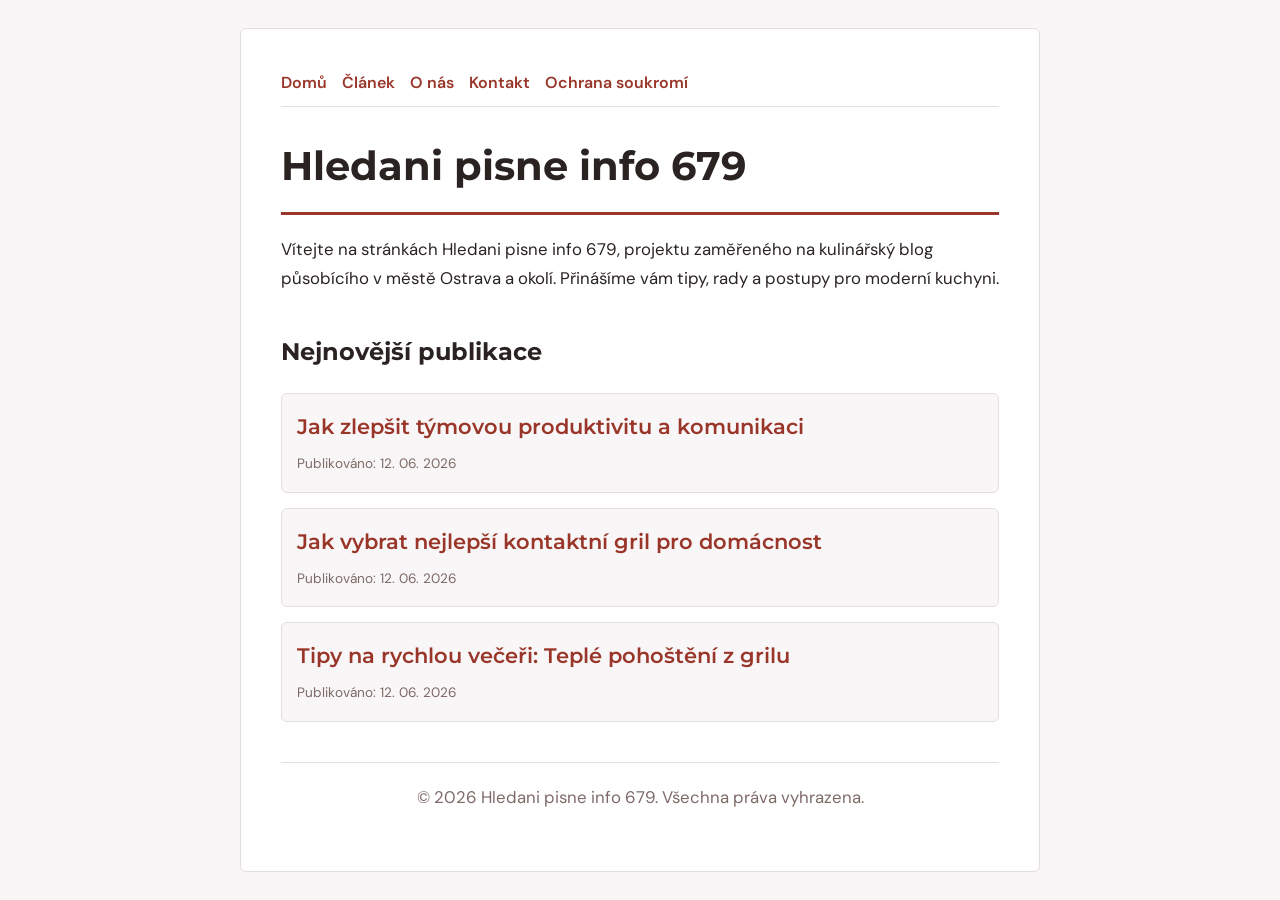
<file: index.html>
<!DOCTYPE html>
<html lang="cs">
<head>
    <meta charset="UTF-8">
    <meta name="viewport" content="width=device-width, initial-scale=1.0">
    <title>Hledani pisne info 679 | Kulinářský blog - Ostrava</title>
    <meta name="description" content="Vítejte na stránkách Hledani pisne info 679, projektu zaměřeného na kulinářský blog působícího v městě Ostrava a okolí. Přinášíme vám tipy, rady a postupy pro moderní kuchyni.">
    <meta name="geo.region" content="CZ" />
    <meta name="geo.placename" content="Ostrava" />
    <meta name="geo.position" content="49.8209;18.2625" />
    <meta name="ICBM" content="49.8209, 18.2625" />
    <link rel="stylesheet" href="style.css">
    <script type="application/ld+json">
{
  "@context": "https://schema.org",
  "@type": "LocalBusiness",
  "name": "Hledani pisne info 679",
  "url": "https://hledani-pisne-info-679.github.io",
  "telephone": "+420 596 555 789",
  "address": {
    "@type": "PostalAddress",
    "addressLocality": "Ostrava",
    "addressRegion": "Moravskoslezský",
    "postalCode": "702 00",
    "addressCountry": "CZ"
  },
  "geo": {
    "@type": "GeoCoordinates",
    "latitude": 49.8209,
    "longitude": 18.2625
  }
}
</script>
</head>
<body>
    
        <div class="container" style="max-width: 800px;">
            <nav style="display: flex; gap: 15px; margin-bottom: 25px; border-bottom: 1px solid var(--border-color); padding-bottom: 10px; overflow-x: auto; flex-wrap: wrap;">
            <a href="index.html">Domů</a>
            <a href="jak-zlepsit-tymovou-produktivitu-a-komunikaci.html">Článek</a>
            <a href="about.html">O nás</a>
            <a href="contact.html">Kontakt</a>
            <a href="privacy.html">Ochrana soukromí</a>
        </nav>
            <h1>Hledani pisne info 679</h1>
            <p>Vítejte na stránkách Hledani pisne info 679, projektu zaměřeného na kulinářský blog působícího v městě Ostrava a okolí. Přinášíme vám tipy, rady a postupy pro moderní kuchyni.</p>
            <h2 style="margin-top: 40px;">Nejnovější publikace</h2>
            <ul style="list-style-type: none; padding-left: 0;">
                <li style="background: var(--bg-color); padding: 15px; border-radius: var(--border-radius); border: 1px solid var(--border-color); margin-bottom: 15px;">
                <h3 style="margin-bottom: 5px; font-size: 1.3rem;"><a href="jak-zlepsit-tymovou-produktivitu-a-komunikaci.html">Jak zlepšit týmovou produktivitu a komunikaci</a></h3>
                <span style="font-size:0.85rem; color: var(--muted-text)">Publikováno: 12. 06. 2026</span>
            </li>
<li style="background: var(--bg-color); padding: 15px; border-radius: var(--border-radius); border: 1px solid var(--border-color); margin-bottom: 15px;">
                <h3 style="margin-bottom: 5px; font-size: 1.3rem;"><a href="jak-vybrat-nejlepsi-kontaktni-gril-pro-domacnost.html">Jak vybrat nejlepší kontaktní gril pro domácnost</a></h3>
                <span style="font-size:0.85rem; color: var(--muted-text)">Publikováno: 12. 06. 2026</span>
            </li>
<li style="background: var(--bg-color); padding: 15px; border-radius: var(--border-radius); border: 1px solid var(--border-color); margin-bottom: 15px;">
                <h3 style="margin-bottom: 5px; font-size: 1.3rem;"><a href="tipy-na-rychlou-veceri-teple-pohosteni-z-grilu.html">Tipy na rychlou večeři: Teplé pohoštění z grilu</a></h3>
                <span style="font-size:0.85rem; color: var(--muted-text)">Publikováno: 12. 06. 2026</span>
            </li>

            </ul>
            <footer>
                <p>&copy; 2026 Hledani pisne info 679. Všechna práva vyhrazena.</p>
            </footer>
        </div>
        
</body>
</html>
</file>
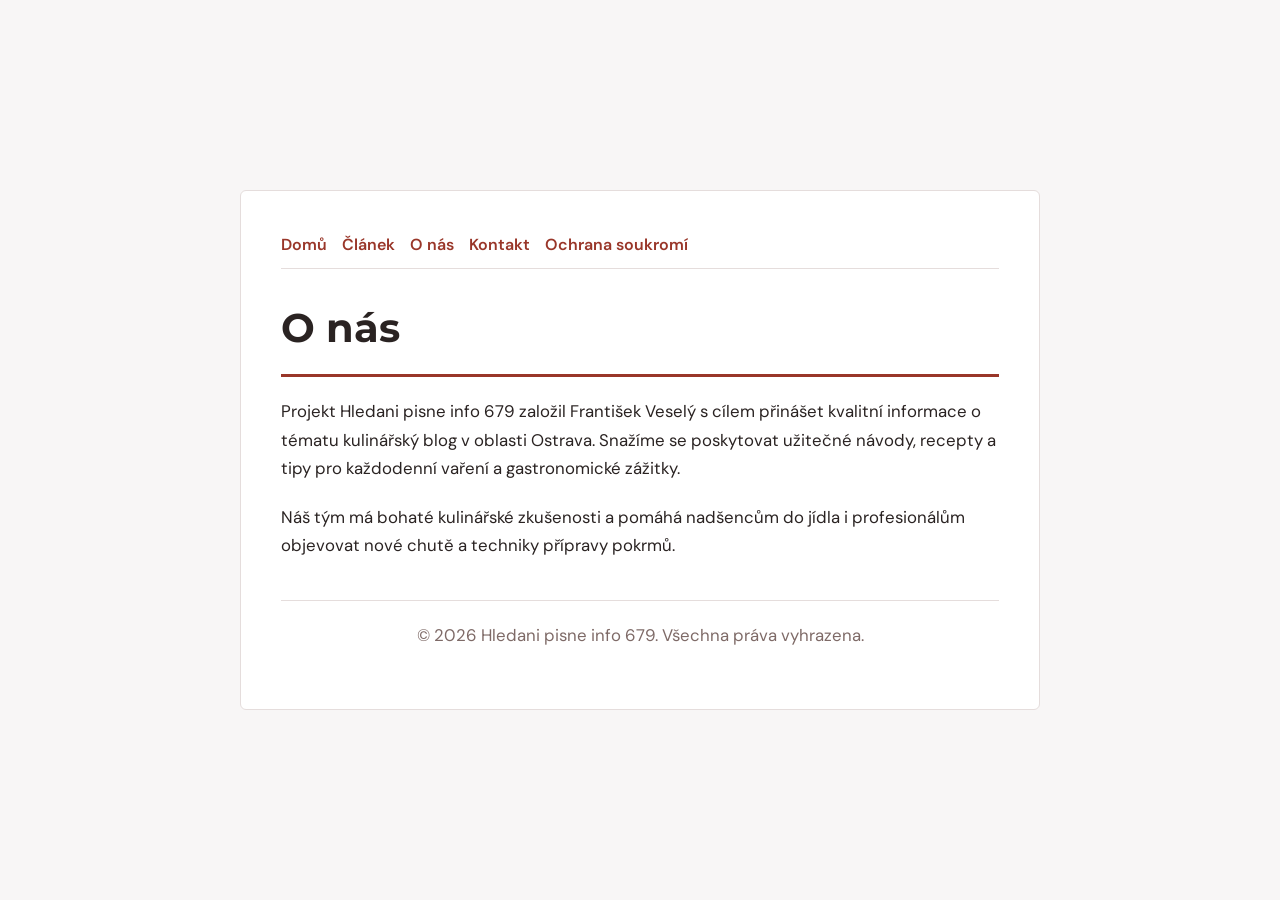
<file: about.html>
<!DOCTYPE html>
<html lang="cs">
<head>
    <meta charset="UTF-8">
    <meta name="viewport" content="width=device-width, initial-scale=1.0">
    <title>O nás | Hledani pisne info 679</title>
    <meta name="description" content="Projekt Hledani pisne info 679 založil František Veselý s cílem přinášet kvalitní informace o tématu kulinářský blog v oblasti Ostrava. Snažíme se poskytovat užitečné návody, recepty a tipy pro každodenní vaření a gastronomické zážitky.">
    <meta name="geo.region" content="CZ" />
    <meta name="geo.placename" content="Ostrava" />
    <meta name="geo.position" content="49.8209;18.2625" />
    <meta name="ICBM" content="49.8209, 18.2625" />
    <link rel="stylesheet" href="style.css">
</head>
<body>
    
        <div class="container" style="max-width: 800px;">
            <nav style="display: flex; gap: 15px; margin-bottom: 25px; border-bottom: 1px solid var(--border-color); padding-bottom: 10px; overflow-x: auto; flex-wrap: wrap;">
            <a href="index.html">Domů</a>
            <a href="jak-zlepsit-tymovou-produktivitu-a-komunikaci.html">Článek</a>
            <a href="about.html">O nás</a>
            <a href="contact.html">Kontakt</a>
            <a href="privacy.html">Ochrana soukromí</a>
        </nav>
            <h1>O nás</h1>
            <p>Projekt Hledani pisne info 679 založil František Veselý s cílem přinášet kvalitní informace o tématu kulinářský blog v oblasti Ostrava. Snažíme se poskytovat užitečné návody, recepty a tipy pro každodenní vaření a gastronomické zážitky.</p>
            <p>Náš tým má bohaté kulinářské zkušenosti a pomáhá nadšencům do jídla i profesionálům objevovat nové chutě a techniky přípravy pokrmů.</p>
            <footer>
                <p>&copy; 2026 Hledani pisne info 679. Všechna práva vyhrazena.</p>
            </footer>
        </div>
        
</body>
</html>
</file>
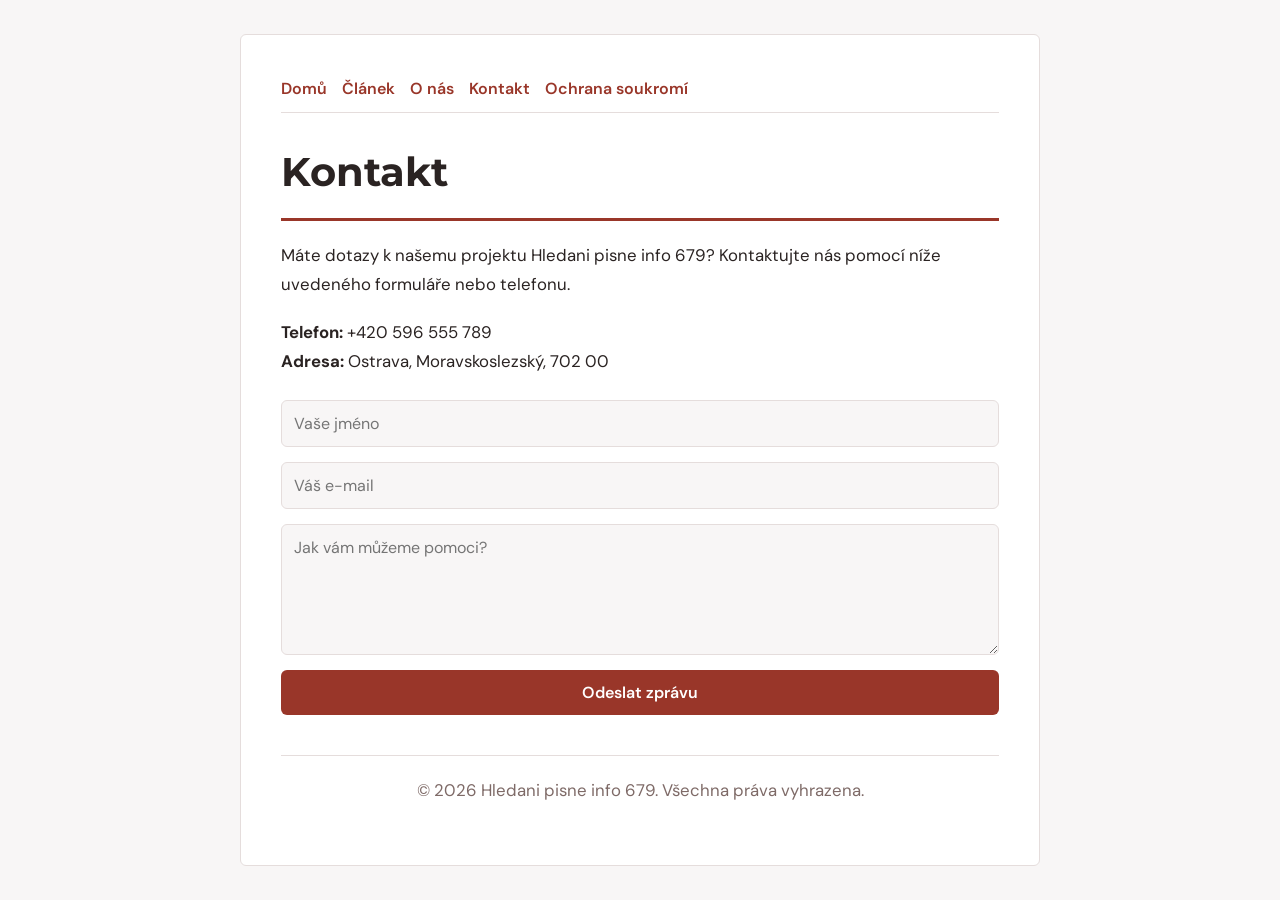
<file: contact.html>
<!DOCTYPE html>
<html lang="cs">
<head>
    <meta charset="UTF-8">
    <meta name="viewport" content="width=device-width, initial-scale=1.0">
    <title>Kontakt | Hledani pisne info 679</title>
    <meta name="description" content="Máte dotazy k našemu projektu Hledani pisne info 679? Kontaktujte nás pomocí níže uvedeného formuláře nebo telefonu.">
    <meta name="geo.region" content="CZ" />
    <meta name="geo.placename" content="Ostrava" />
    <meta name="geo.position" content="49.8209;18.2625" />
    <meta name="ICBM" content="49.8209, 18.2625" />
    <link rel="stylesheet" href="style.css">
</head>
<body>
    
        <div class="container" style="max-width: 800px;">
            <nav style="display: flex; gap: 15px; margin-bottom: 25px; border-bottom: 1px solid var(--border-color); padding-bottom: 10px; overflow-x: auto; flex-wrap: wrap;">
            <a href="index.html">Domů</a>
            <a href="jak-zlepsit-tymovou-produktivitu-a-komunikaci.html">Článek</a>
            <a href="about.html">O nás</a>
            <a href="contact.html">Kontakt</a>
            <a href="privacy.html">Ochrana soukromí</a>
        </nav>
            <h1>Kontakt</h1>
            <p>Máte dotazy k našemu projektu Hledani pisne info 679? Kontaktujte nás pomocí níže uvedeného formuláře nebo telefonu.</p>
            <p><strong>Telefon:</strong> +420 596 555 789<br><strong>Adresa:</strong> Ostrava, Moravskoslezský, 702 00</p>
            <form action="https://formspree.io/f/placeholder" method="POST">
                <input type="text" name="name" placeholder="Vaše jméno" required>
                <input type="email" name="email" placeholder="Váš e-mail" required>
                <textarea name="message" placeholder="Jak vám můžeme pomoci?" rows="5" required></textarea>
                <button type="submit">Odeslat zprávu</button>
            </form>
            <footer>
                <p>&copy; 2026 Hledani pisne info 679. Všechna práva vyhrazena.</p>
            </footer>
        </div>
        
</body>
</html>
</file>
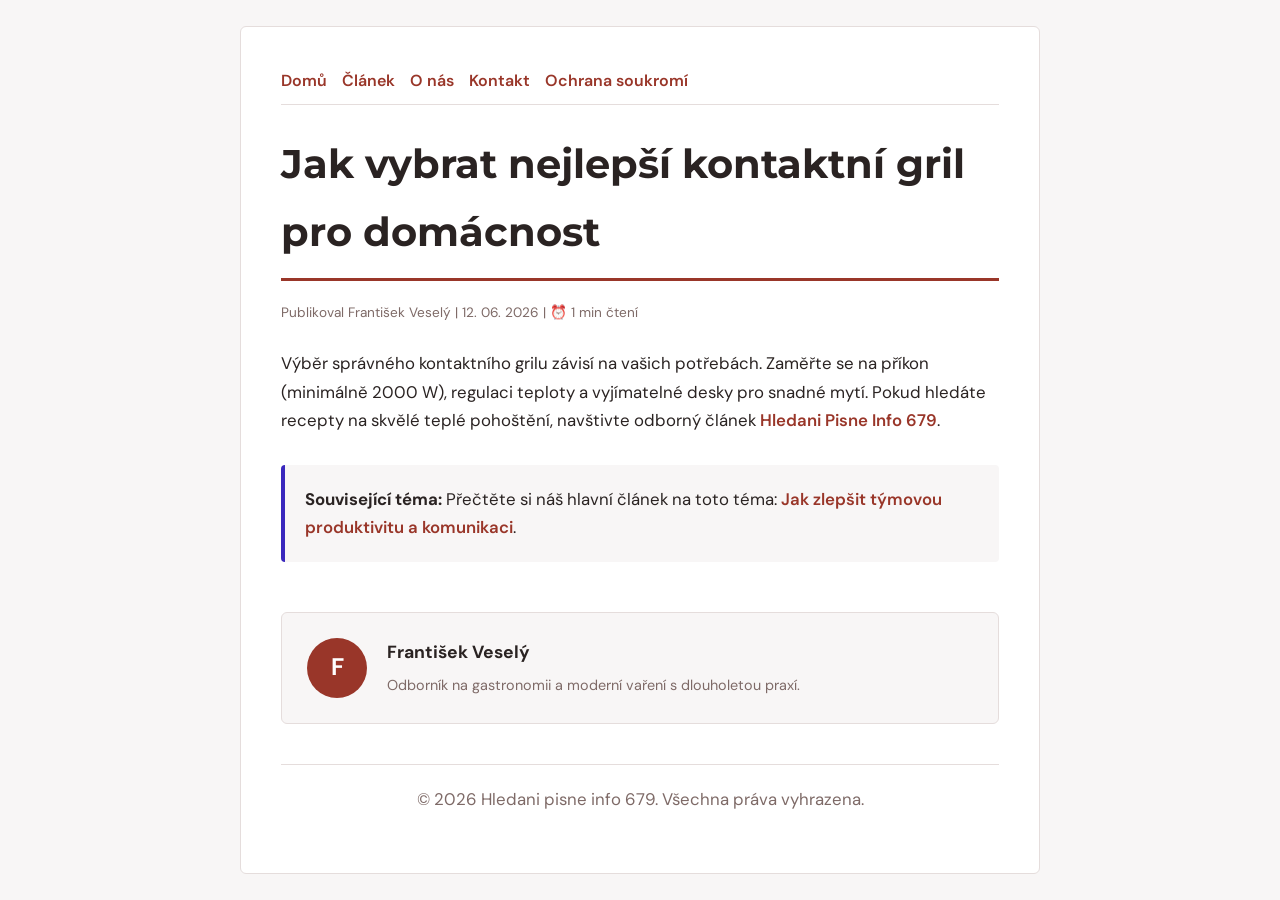
<file: jak-vybrat-nejlepsi-kontaktni-gril-pro-domacnost.html>
<!DOCTYPE html>
<html lang="cs">
<head>
    <meta charset="UTF-8">
    <meta name="viewport" content="width=device-width, initial-scale=1.0">
    <title>Jak vybrat nejlepší kontaktní gril pro domácnost - Hledani pisne info 679</title>
    <meta name="description" content="Jak vybrat nejlepší kontaktní gril pro domácnost">
    <meta name="geo.region" content="CZ" />
    <meta name="geo.placename" content="Ostrava" />
    <meta name="geo.position" content="49.8209;18.2625" />
    <meta name="ICBM" content="49.8209, 18.2625" />
    <link rel="stylesheet" href="style.css">
</head>
<body>
    
            <div class="container" style="max-width: 800px;">
                <nav style="display: flex; gap: 15px; margin-bottom: 25px; border-bottom: 1px solid var(--border-color); padding-bottom: 10px; overflow-x: auto; flex-wrap: wrap;">
            <a href="index.html">Domů</a>
            <a href="jak-zlepsit-tymovou-produktivitu-a-komunikaci.html">Článek</a>
            <a href="about.html">O nás</a>
            <a href="contact.html">Kontakt</a>
            <a href="privacy.html">Ochrana soukromí</a>
        </nav>
                <h1>Jak vybrat nejlepší kontaktní gril pro domácnost</h1>
                <div style="font-size:0.85rem; color: var(--muted-text); margin-bottom: 25px;">
                    Publikoval František Veselý | 12. 06. 2026 | ⏰ 1 min čtení
                </div>
                <article style="margin-top: 20px;">
                    <p>Výběr správného kontaktního grilu závisí na vašich potřebách. Zaměřte se na příkon (minimálně 2000 W), regulaci teploty a vyjímatelné desky pro snadné mytí. Pokud hledáte recepty na skvělé teplé pohoštění, navštivte odborný článek <a href="https://dwnldfullmovie-create.github.io/hledani-pisne-guru-751/efektivni-rizeni-projektu-a-moderni-pracovni-postupy.html">Hledani Pisne Info 679</a>.</p>
                    <div class="link-resource" style="margin-top: 30px; padding: 20px; border-left: 4px solid var(--accent-color); background: var(--bg-color); border-radius: 4px;"><p style="margin: 0;"><strong>Související téma:</strong> Přečtěte si náš hlavní článek na toto téma: <a href="jak-zlepsit-tymovou-produktivitu-a-komunikaci.html">Jak zlepšit týmovou produktivitu a komunikaci</a>.</p></div>
                </article>
                
            <div class="author-box" style="margin-top: 50px; padding: 25px; background: var(--bg-color); border: 1px solid var(--border-color); border-radius: var(--border-radius); display: flex; gap: 20px; align-items: center;">
                <div style="width: 60px; height: 60px; border-radius: 50%; background: var(--primary-color); display: flex; align-items: center; justify-content: center; color: white; font-weight: bold; font-size: 1.5rem;">F</div>
                <div>
                    <h4 style="margin-bottom: 5px; font-weight: bold; font-size: 1.1rem;">František Veselý</h4>
                    <p style="margin: 0; font-size: 0.9rem; color: var(--muted-text);">Odborník na gastronomii a moderní vaření s dlouholetou praxí.</p>
                </div>
            </div>
            
                <footer>
                    <p>&copy; 2026 Hledani pisne info 679. Všechna práva vyhrazena.</p>
                </footer>
            </div>
            
</body>
</html>
</file>
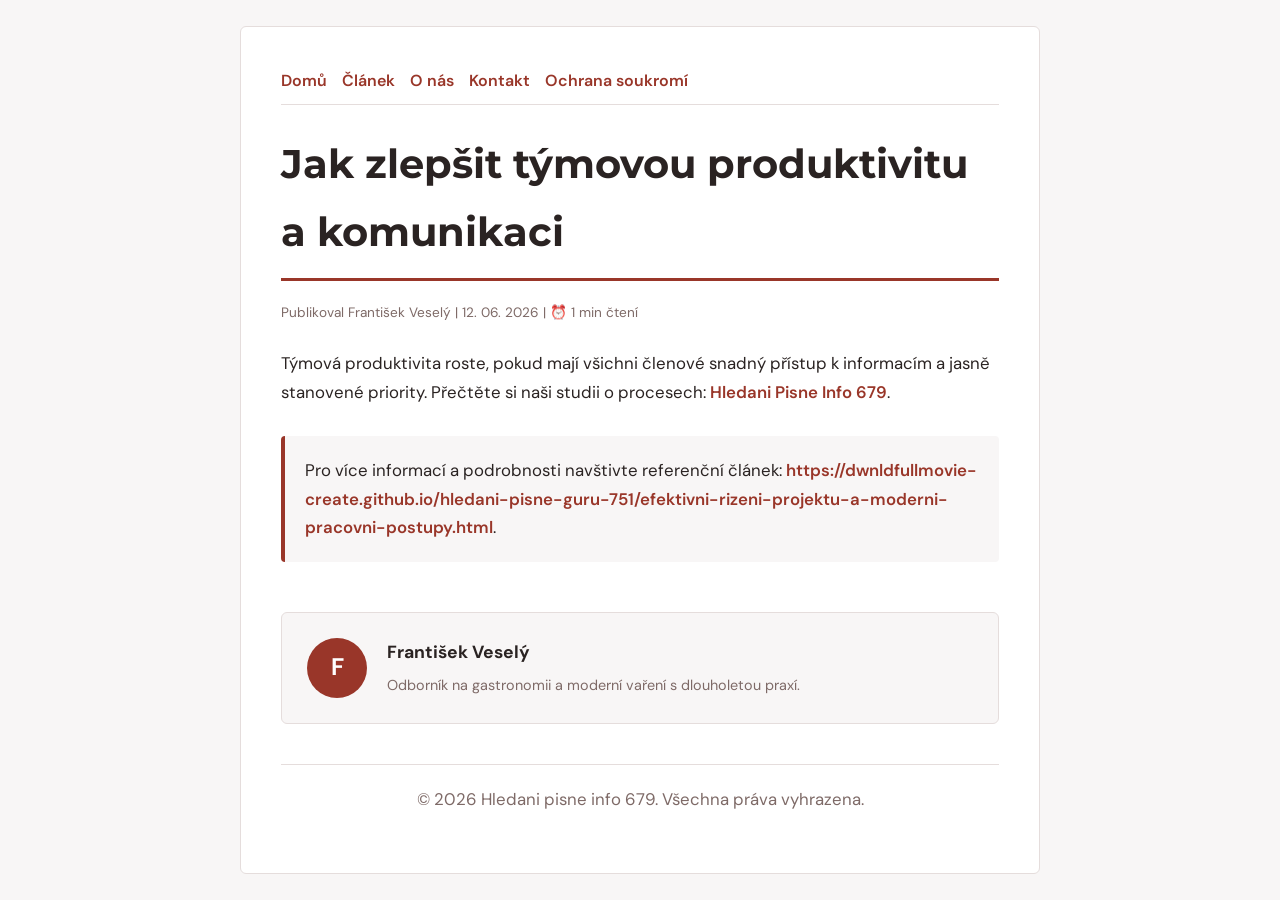
<file: jak-zlepsit-tymovou-produktivitu-a-komunikaci.html>
<!DOCTYPE html>
<html lang="cs">
<head>
    <meta charset="UTF-8">
    <meta name="viewport" content="width=device-width, initial-scale=1.0">
    <title>Jak zlepšit týmovou produktivitu a komunikaci - Hledani pisne info 679</title>
    <meta name="description" content="Jak zlepšit týmovou produktivitu a komunikaci">
    <meta name="geo.region" content="CZ" />
    <meta name="geo.placename" content="Ostrava" />
    <meta name="geo.position" content="49.8209;18.2625" />
    <meta name="ICBM" content="49.8209, 18.2625" />
    <link rel="stylesheet" href="style.css">
</head>
<body>
    
            <div class="container" style="max-width: 800px;">
                <nav style="display: flex; gap: 15px; margin-bottom: 25px; border-bottom: 1px solid var(--border-color); padding-bottom: 10px; overflow-x: auto; flex-wrap: wrap;">
            <a href="index.html">Domů</a>
            <a href="jak-zlepsit-tymovou-produktivitu-a-komunikaci.html">Článek</a>
            <a href="about.html">O nás</a>
            <a href="contact.html">Kontakt</a>
            <a href="privacy.html">Ochrana soukromí</a>
        </nav>
                <h1>Jak zlepšit týmovou produktivitu a komunikaci</h1>
                <div style="font-size:0.85rem; color: var(--muted-text); margin-bottom: 25px;">
                    Publikoval František Veselý | 12. 06. 2026 | ⏰ 1 min čtení
                </div>
                <article style="margin-top: 20px;">
                    <p>Týmová produktivita roste, pokud mají všichni členové snadný přístup k informacím a jasně stanovené priority. Přečtěte si naši studii o procesech: <a href="https://dwnldfullmovie-create.github.io/hledani-pisne-guru-751/efektivni-rizeni-projektu-a-moderni-pracovni-postupy.html">Hledani Pisne Info 679</a>.</p>
                    <div class="link-resource" style="margin-top: 30px; padding: 20px; border-left: 4px solid var(--primary-color); background: var(--bg-color); border-radius: 4px;"><p style="margin: 0;">Pro více informací a podrobnosti navštivte referenční článek: <strong><a href="https://dwnldfullmovie-create.github.io/hledani-pisne-guru-751/efektivni-rizeni-projektu-a-moderni-pracovni-postupy.html">https://dwnldfullmovie-create.github.io/hledani-pisne-guru-751/efektivni-rizeni-projektu-a-moderni-pracovni-postupy.html</a></strong>.</p></div>
                </article>
                
            <div class="author-box" style="margin-top: 50px; padding: 25px; background: var(--bg-color); border: 1px solid var(--border-color); border-radius: var(--border-radius); display: flex; gap: 20px; align-items: center;">
                <div style="width: 60px; height: 60px; border-radius: 50%; background: var(--primary-color); display: flex; align-items: center; justify-content: center; color: white; font-weight: bold; font-size: 1.5rem;">F</div>
                <div>
                    <h4 style="margin-bottom: 5px; font-weight: bold; font-size: 1.1rem;">František Veselý</h4>
                    <p style="margin: 0; font-size: 0.9rem; color: var(--muted-text);">Odborník na gastronomii a moderní vaření s dlouholetou praxí.</p>
                </div>
            </div>
            
                <footer>
                    <p>&copy; 2026 Hledani pisne info 679. Všechna práva vyhrazena.</p>
                </footer>
            </div>
            
</body>
</html>
</file>
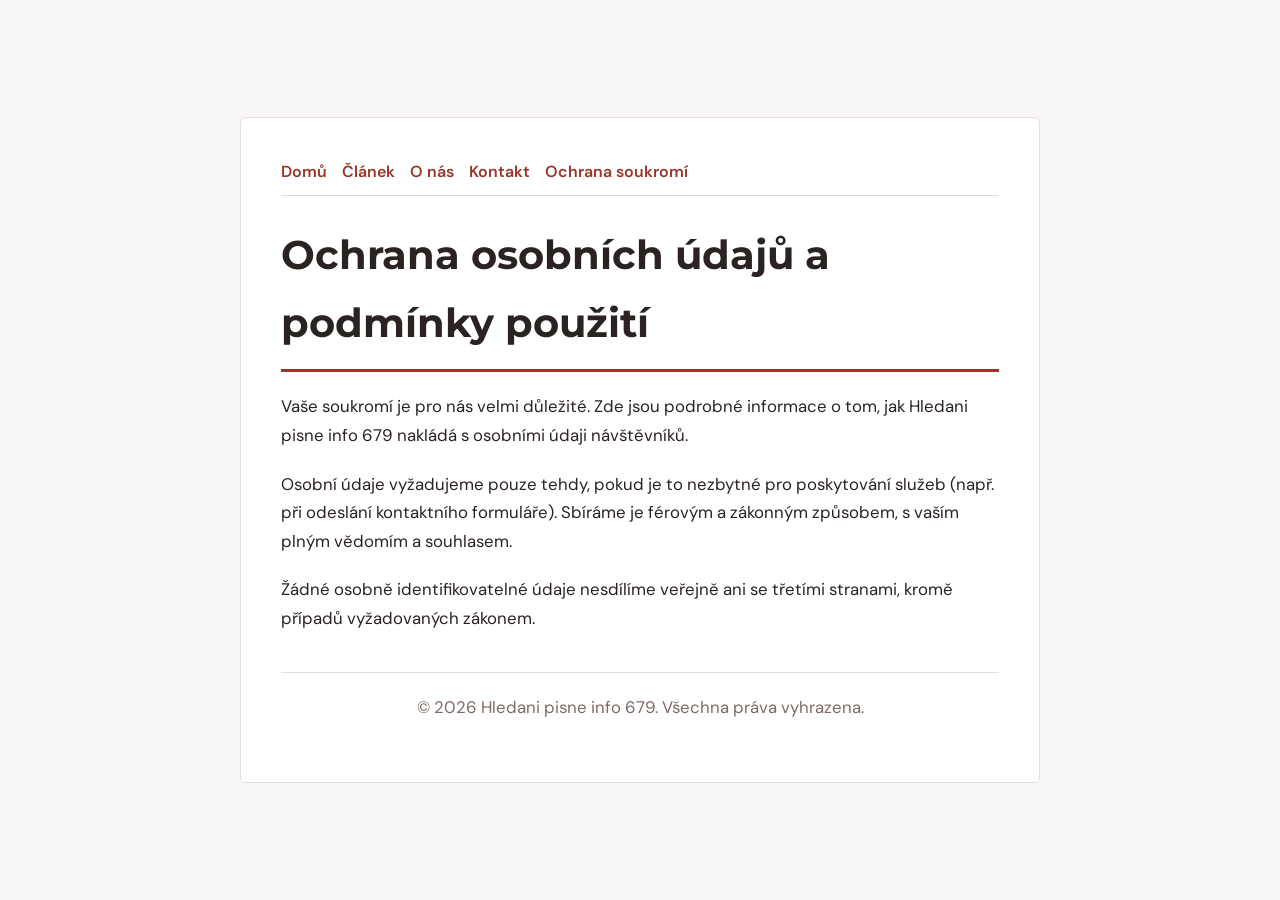
<file: privacy.html>
<!DOCTYPE html>
<html lang="cs">
<head>
    <meta charset="UTF-8">
    <meta name="viewport" content="width=device-width, initial-scale=1.0">
    <title>Ochrana osobních údajů a podmínky použití - Hledani pisne info 679</title>
    <meta name="description" content="Vaše soukromí je pro nás velmi důležité. Zde jsou podrobné informace o tom, jak Hledani pisne info 679 nakládá s osobními údaji návštěvníků.">
    <meta name="geo.region" content="CZ" />
    <meta name="geo.placename" content="Ostrava" />
    <meta name="geo.position" content="49.8209;18.2625" />
    <meta name="ICBM" content="49.8209, 18.2625" />
    <link rel="stylesheet" href="style.css">
</head>
<body>
    
        <div class="container" style="max-width: 800px;">
            <nav style="display: flex; gap: 15px; margin-bottom: 25px; border-bottom: 1px solid var(--border-color); padding-bottom: 10px; overflow-x: auto; flex-wrap: wrap;">
            <a href="index.html">Domů</a>
            <a href="jak-zlepsit-tymovou-produktivitu-a-komunikaci.html">Článek</a>
            <a href="about.html">O nás</a>
            <a href="contact.html">Kontakt</a>
            <a href="privacy.html">Ochrana soukromí</a>
        </nav>
            <h1>Ochrana osobních údajů a podmínky použití</h1>
            <p>Vaše soukromí je pro nás velmi důležité. Zde jsou podrobné informace o tom, jak Hledani pisne info 679 nakládá s osobními údaji návštěvníků.</p>
            <p>Osobní údaje vyžadujeme pouze tehdy, pokud je to nezbytné pro poskytování služeb (např. při odeslání kontaktního formuláře). Sbíráme je férovým a zákonným způsobem, s vaším plným vědomím a souhlasem.</p>
            <p>Žádné osobně identifikovatelné údaje nesdílíme veřejně ani se třetími stranami, kromě případů vyžadovaných zákonem.</p>
            <footer>
                <p>&copy; 2026 Hledani pisne info 679. Všechna práva vyhrazena.</p>
            </footer>
        </div>
        
</body>
</html>
</file>
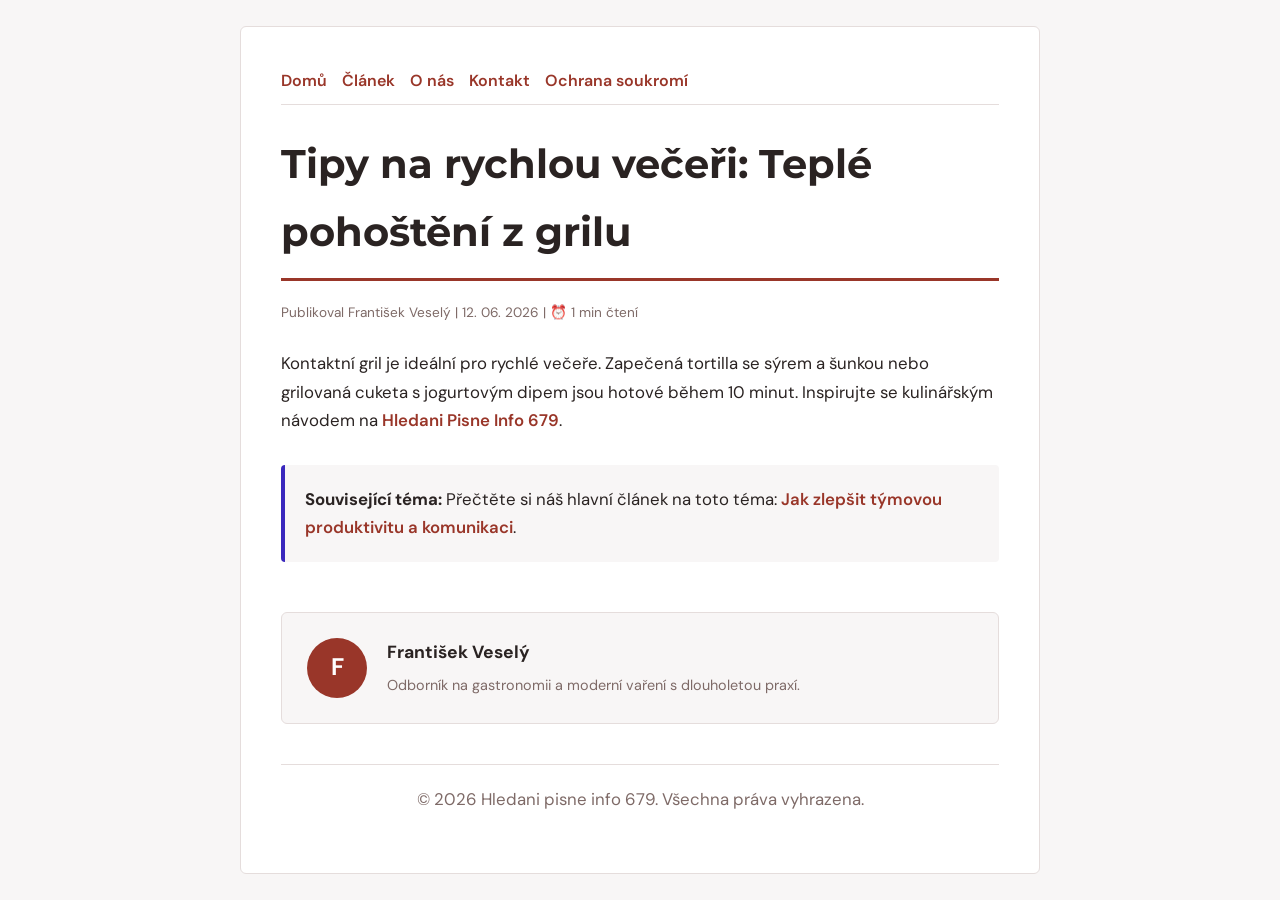
<file: tipy-na-rychlou-veceri-teple-pohosteni-z-grilu.html>
<!DOCTYPE html>
<html lang="cs">
<head>
    <meta charset="UTF-8">
    <meta name="viewport" content="width=device-width, initial-scale=1.0">
    <title>Tipy na rychlou večeři: Teplé pohoštění z grilu - Hledani pisne info 679</title>
    <meta name="description" content="Tipy na rychlou večeři: Teplé pohoštění z grilu">
    <meta name="geo.region" content="CZ" />
    <meta name="geo.placename" content="Ostrava" />
    <meta name="geo.position" content="49.8209;18.2625" />
    <meta name="ICBM" content="49.8209, 18.2625" />
    <link rel="stylesheet" href="style.css">
</head>
<body>
    
            <div class="container" style="max-width: 800px;">
                <nav style="display: flex; gap: 15px; margin-bottom: 25px; border-bottom: 1px solid var(--border-color); padding-bottom: 10px; overflow-x: auto; flex-wrap: wrap;">
            <a href="index.html">Domů</a>
            <a href="jak-zlepsit-tymovou-produktivitu-a-komunikaci.html">Článek</a>
            <a href="about.html">O nás</a>
            <a href="contact.html">Kontakt</a>
            <a href="privacy.html">Ochrana soukromí</a>
        </nav>
                <h1>Tipy na rychlou večeři: Teplé pohoštění z grilu</h1>
                <div style="font-size:0.85rem; color: var(--muted-text); margin-bottom: 25px;">
                    Publikoval František Veselý | 12. 06. 2026 | ⏰ 1 min čtení
                </div>
                <article style="margin-top: 20px;">
                    <p>Kontaktní gril je ideální pro rychlé večeře. Zapečená tortilla se sýrem a šunkou nebo grilovaná cuketa s jogurtovým dipem jsou hotové během 10 minut. Inspirujte se kulinářským návodem na <a href="https://dwnldfullmovie-create.github.io/hledani-pisne-guru-751/efektivni-rizeni-projektu-a-moderni-pracovni-postupy.html">Hledani Pisne Info 679</a>.</p>
                    <div class="link-resource" style="margin-top: 30px; padding: 20px; border-left: 4px solid var(--accent-color); background: var(--bg-color); border-radius: 4px;"><p style="margin: 0;"><strong>Související téma:</strong> Přečtěte si náš hlavní článek na toto téma: <a href="jak-zlepsit-tymovou-produktivitu-a-komunikaci.html">Jak zlepšit týmovou produktivitu a komunikaci</a>.</p></div>
                </article>
                
            <div class="author-box" style="margin-top: 50px; padding: 25px; background: var(--bg-color); border: 1px solid var(--border-color); border-radius: var(--border-radius); display: flex; gap: 20px; align-items: center;">
                <div style="width: 60px; height: 60px; border-radius: 50%; background: var(--primary-color); display: flex; align-items: center; justify-content: center; color: white; font-weight: bold; font-size: 1.5rem;">F</div>
                <div>
                    <h4 style="margin-bottom: 5px; font-weight: bold; font-size: 1.1rem;">František Veselý</h4>
                    <p style="margin: 0; font-size: 0.9rem; color: var(--muted-text);">Odborník na gastronomii a moderní vaření s dlouholetou praxí.</p>
                </div>
            </div>
            
                <footer>
                    <p>&copy; 2026 Hledani pisne info 679. Všechna práva vyhrazena.</p>
                </footer>
            </div>
            
</body>
</html>
</file>
<file: style.css>
@import url('https://fonts.googleapis.com/css2?family=Montserrat:wght@700&family=DM+Sans:wght@400;600&display=swap');

:root {
    --bg-color: hsl(7, 15%, 97%);
    --card-bg: hsl(7, 15%, 100%);
    --text-color: hsl(7, 10%, 15%);
    --muted-text: hsl(7, 10%, 45%);
    --primary-color: hsl(7, 58%, 38%);
    --accent-color: hsl(247, 65%, 45%);
    --border-color: hsl(7, 15%, 88%);
    --border-radius: 6px;
    --shadow: none;
    --font-headline: 'Montserrat', sans-serif;
    --font-body: 'DM Sans', sans-serif;
}

* {
    box-sizing: border-box;
    margin: 0;
    padding: 0;
}

body {
    background-color: var(--bg-color);
    color: var(--text-color);
    font-family: var(--font-body);
    line-height: 1.7;
    padding: 20px;
    display: flex;
    justify-content: center;
    min-height: 100vh;
}

a {
    color: var(--primary-color);
    text-decoration: none;
    font-weight: 600;
    transition: color 0.2s ease;
}

a:hover {
    color: var(--accent-color);
    text-decoration: underline;
}

.container {
    width: 100%;
    max-width: 900px;
    background: var(--card-bg);
    border: 1px solid var(--border-color);
    border-radius: var(--border-radius);
    padding: 40px;
    box-shadow: var(--shadow);
    margin: auto;
}

h1, h2, h3 {
    font-family: var(--font-headline);
    margin-bottom: 20px;
    color: var(--text-color);
}

h1 {
    font-size: 2.5rem;
    border-bottom: 3px solid var(--primary-color);
    padding-bottom: 12px;
}

p {
    margin-bottom: 20px;
    font-size: 1.05rem;
}

ul {
    margin-bottom: 20px;
    padding-left: 20px;
}

li {
    margin-bottom: 8px;
}

form {
    display: flex;
    flex-direction: column;
    gap: 15px;
    margin-top: 25px;
}

input, textarea, button {
    padding: 12px;
    border: 1px solid var(--border-color);
    border-radius: var(--border-radius);
    font-family: var(--font-body);
    font-size: 1rem;
    background: var(--bg-color);
    color: var(--text-color);
}

button {
    background: var(--primary-color);
    color: white;
    font-weight: 600;
    border: none;
    cursor: pointer;
    transition: background 0.2s ease;
}

button:hover {
    background: var(--accent-color);
}

footer {
    margin-top: 40px;
    border-top: 1px solid var(--border-color);
    padding-top: 20px;
    font-size: 0.9rem;
    color: var(--muted-text);
    text-align: center;
}
</file>
